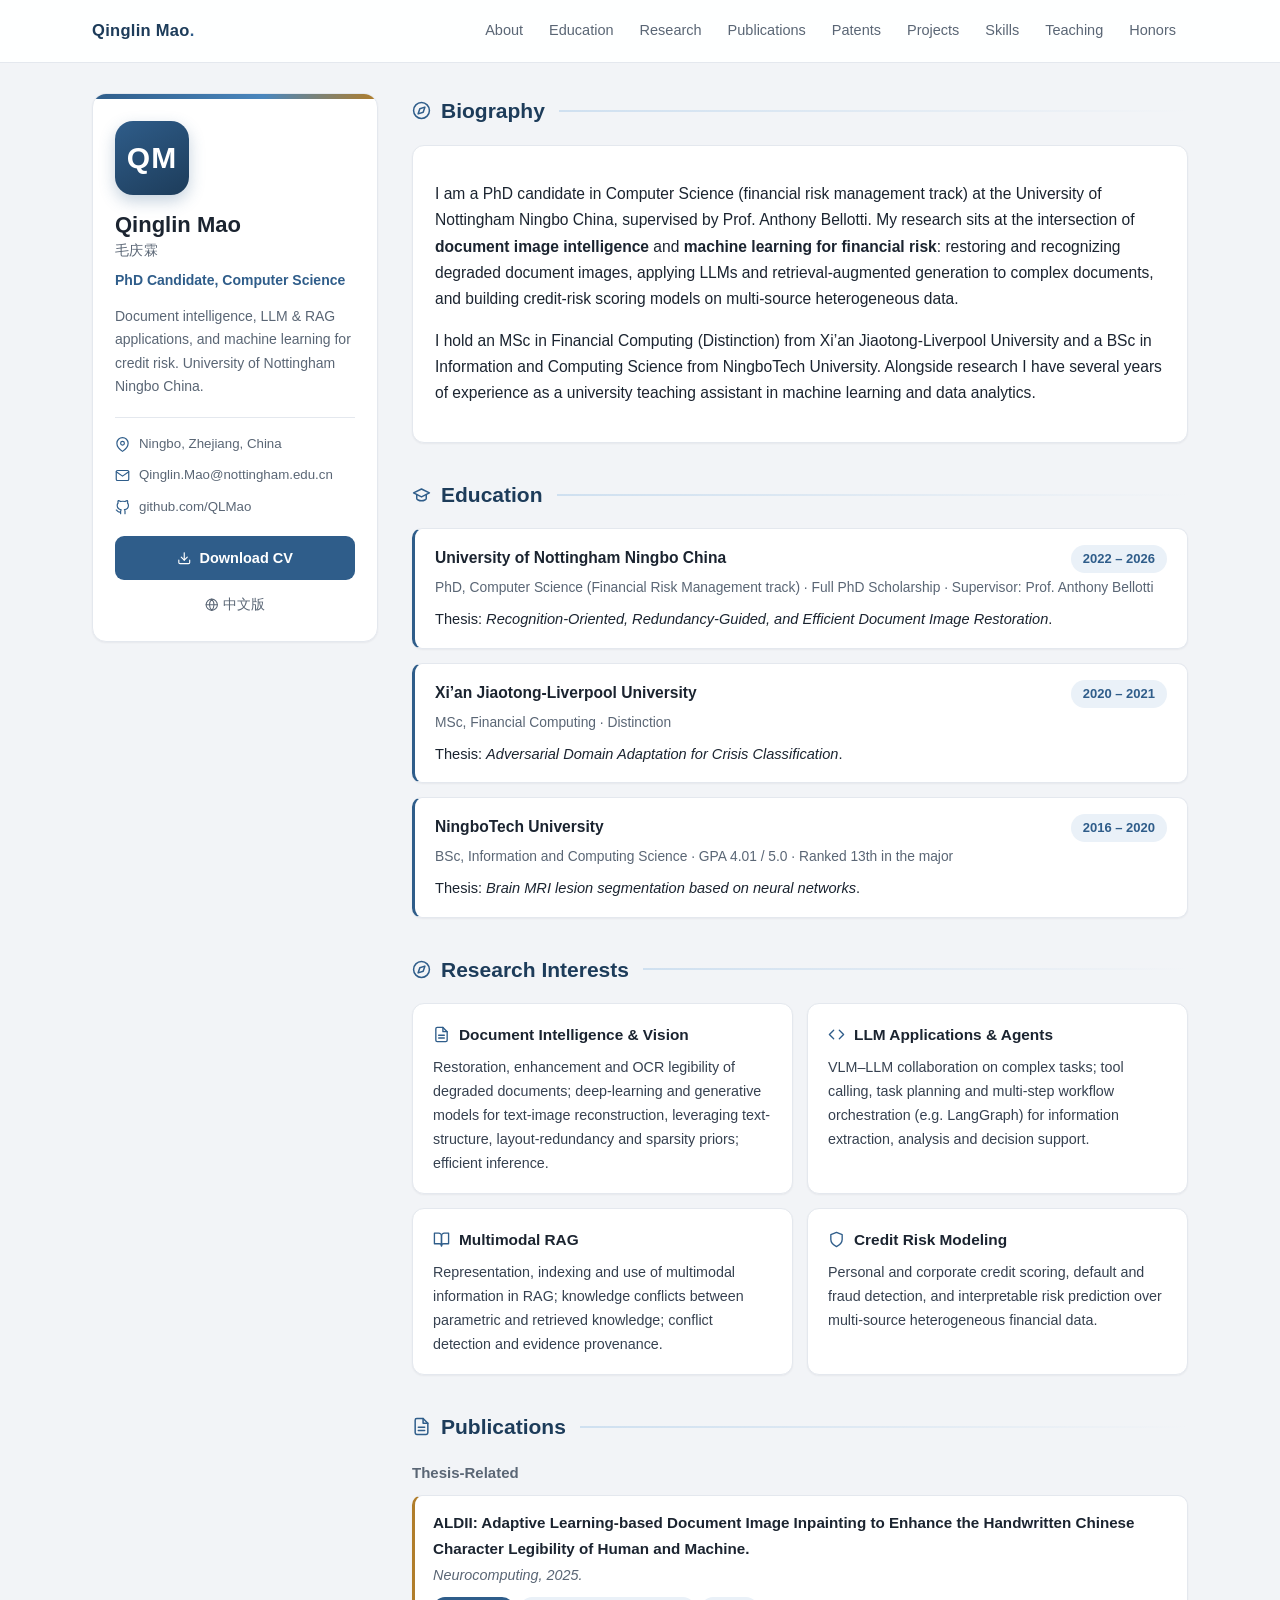
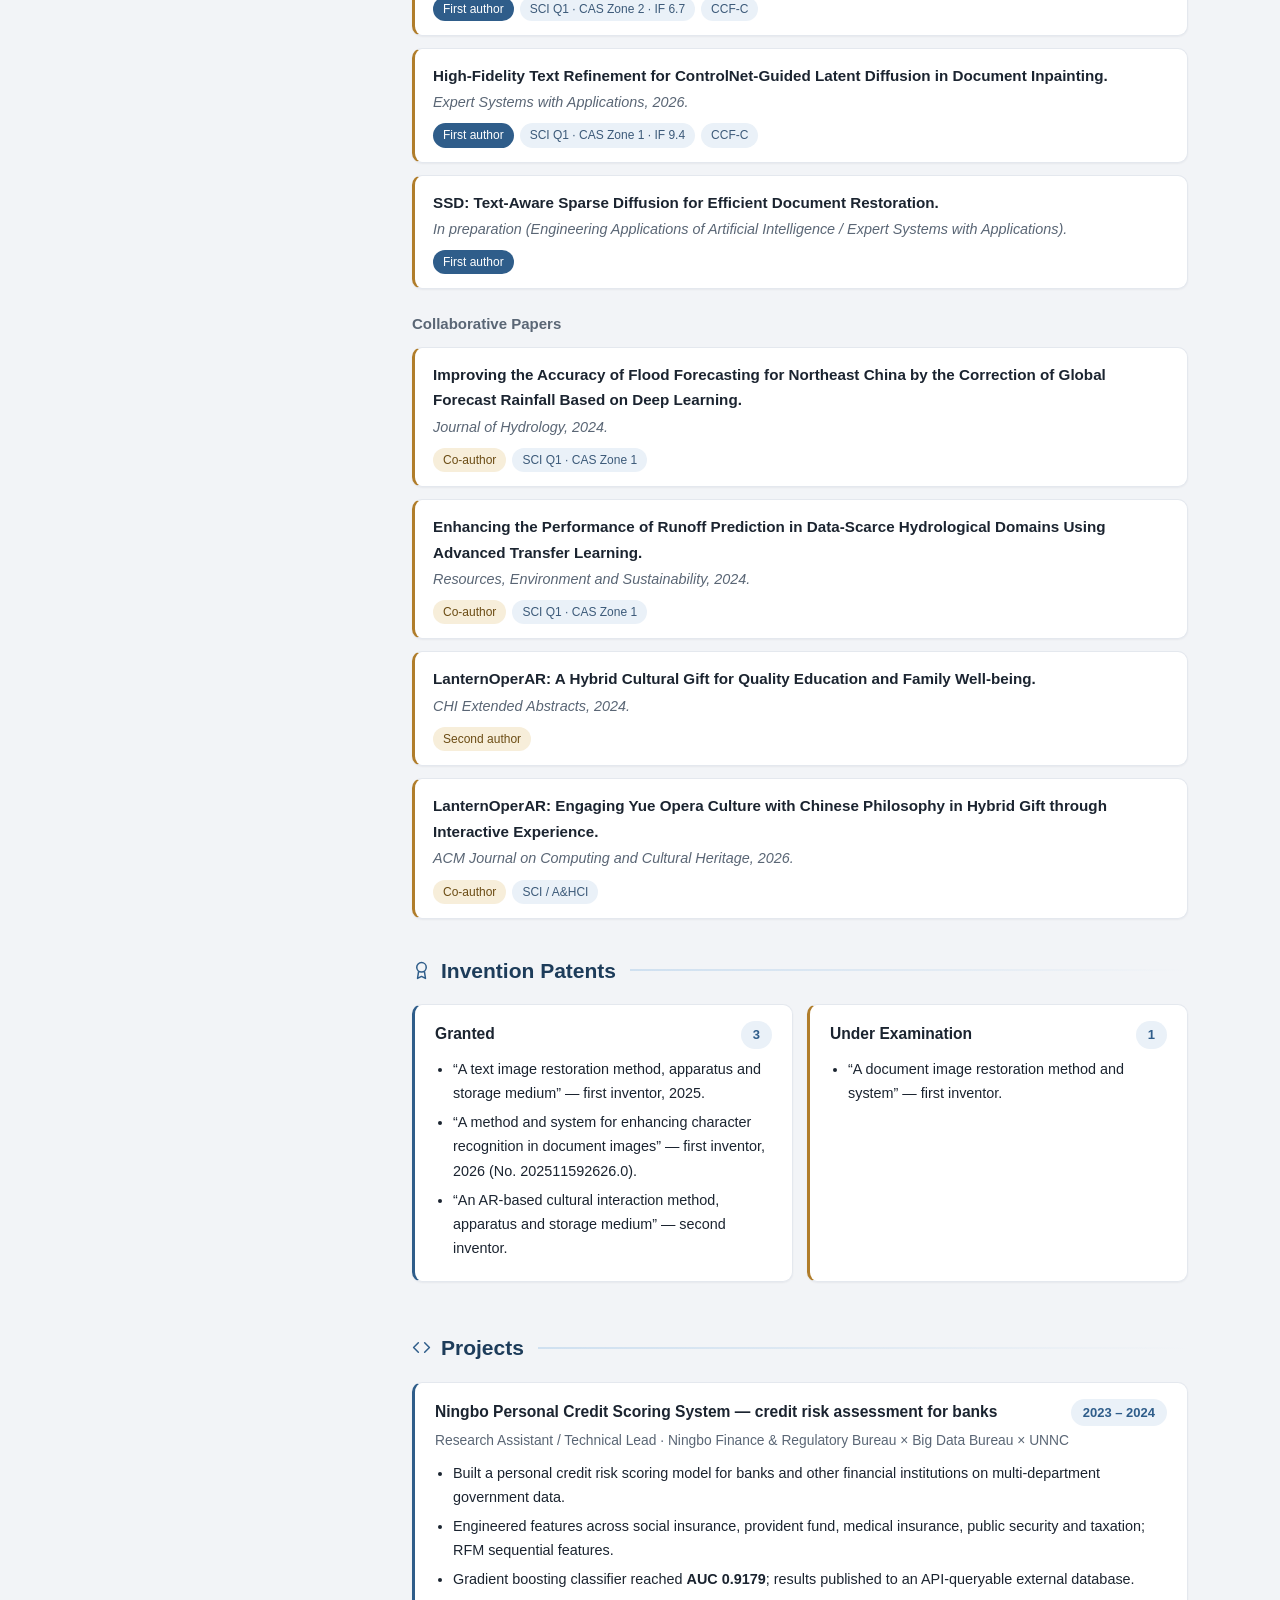
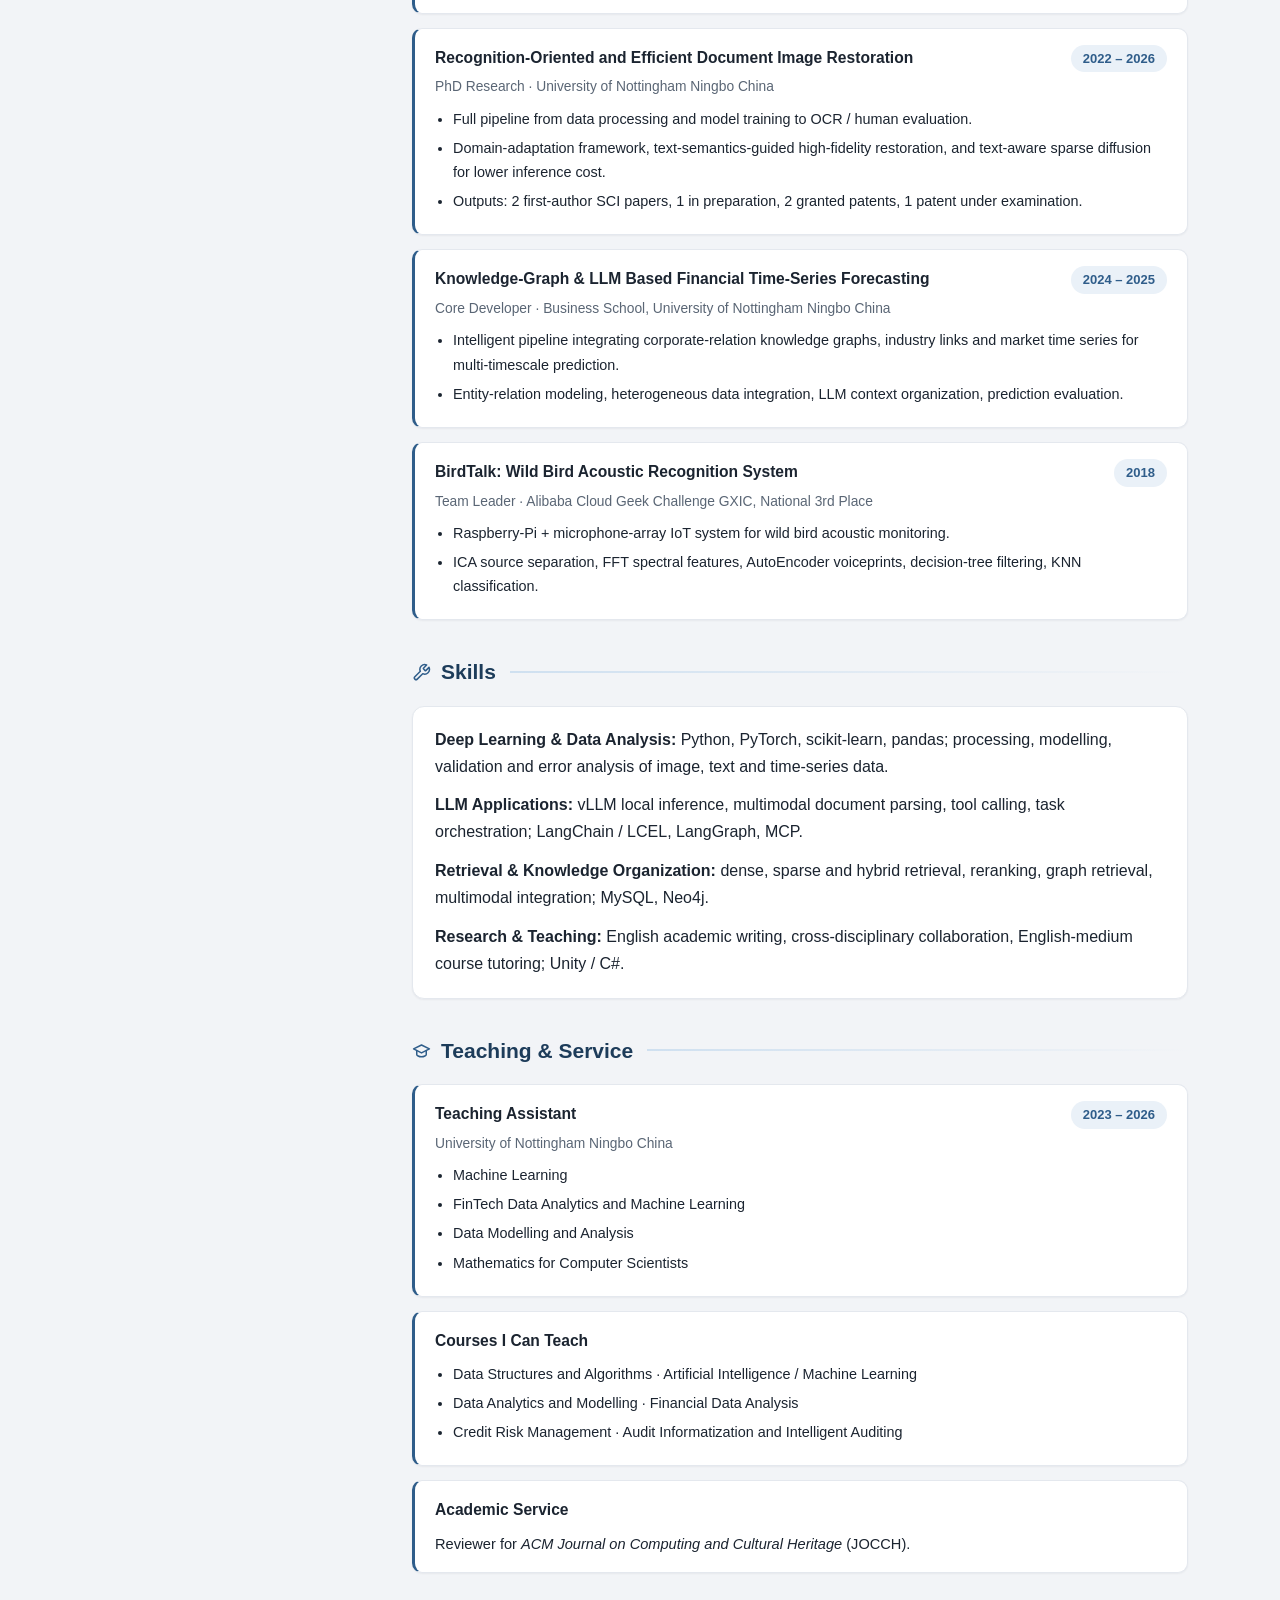
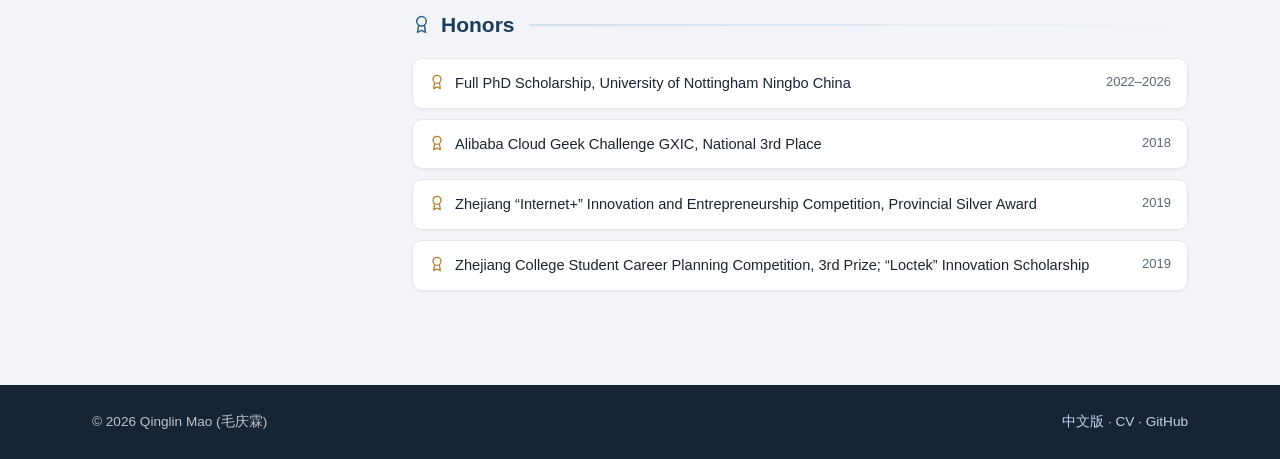
<file: index.html>
<!DOCTYPE html>
<html lang="en">
<head>
<meta charset="utf-8" />
<meta name="viewport" content="width=device-width, initial-scale=1" />
<title>Qinglin Mao — Personal Homepage</title>
<meta name="description" content="Qinglin Mao — PhD candidate in Computer Science. Document intelligence, LLM applications, and credit risk modeling." />
<link rel="stylesheet" href="assets/css/style.css" />
</head>
<body>

<!-- icon sprite -->
<svg width="0" height="0" style="position:absolute" aria-hidden="true">
  <symbol id="ic-mail" viewBox="0 0 24 24"><rect x="2" y="4" width="20" height="16" rx="2"/><path d="m22 6-10 7L2 6"/></symbol>
  <symbol id="ic-pin" viewBox="0 0 24 24"><path d="M21 10c0 7-9 13-9 13s-9-6-9-13a9 9 0 0 1 18 0z"/><circle cx="12" cy="10" r="3"/></symbol>
  <symbol id="ic-github" viewBox="0 0 24 24"><path d="M9 19c-5 1.5-5-2.5-7-3m14 6v-3.87a3.37 3.37 0 0 0-.94-2.61c3.14-.35 6.44-1.54 6.44-7A5.44 5.44 0 0 0 20 4.77 5.07 5.07 0 0 0 19.91 1S18.73.65 16 2.48a13.38 13.38 0 0 0-7 0C6.27.65 5.09 1 5.09 1A5.07 5.07 0 0 0 5 4.77a5.44 5.44 0 0 0-1.5 3.78c0 5.42 3.3 6.61 6.44 7A3.37 3.37 0 0 0 9 18.13V22"/></symbol>
  <symbol id="ic-download" viewBox="0 0 24 24"><path d="M21 15v4a2 2 0 0 1-2 2H5a2 2 0 0 1-2-2v-4"/><polyline points="7 10 12 15 17 10"/><line x1="12" y1="15" x2="12" y2="3"/></symbol>
  <symbol id="ic-globe" viewBox="0 0 24 24"><circle cx="12" cy="12" r="10"/><line x1="2" y1="12" x2="22" y2="12"/><path d="M12 2a15.3 15.3 0 0 1 4 10 15.3 15.3 0 0 1-4 10 15.3 15.3 0 0 1-4-10 15.3 15.3 0 0 1 4-10z"/></symbol>
  <symbol id="ic-compass" viewBox="0 0 24 24"><circle cx="12" cy="12" r="10"/><polygon points="16.24 7.76 14.12 14.12 7.76 16.24 9.88 9.88"/></symbol>
  <symbol id="ic-book" viewBox="0 0 24 24"><path d="M2 3h6a4 4 0 0 1 4 4v14a3 3 0 0 0-3-3H2z"/><path d="M22 3h-6a4 4 0 0 0-4 4v14a3 3 0 0 1 3-3h7z"/></symbol>
  <symbol id="ic-file" viewBox="0 0 24 24"><path d="M14 2H6a2 2 0 0 0-2 2v16a2 2 0 0 0 2 2h12a2 2 0 0 0 2-2V8z"/><polyline points="14 2 14 8 20 8"/><line x1="16" y1="13" x2="8" y2="13"/><line x1="16" y1="17" x2="8" y2="17"/></symbol>
  <symbol id="ic-award" viewBox="0 0 24 24"><circle cx="12" cy="8" r="6"/><polyline points="8.2 13.9 7 22 12 19.5 17 22 15.8 13.9"/></symbol>
  <symbol id="ic-code" viewBox="0 0 24 24"><polyline points="16 18 22 12 16 6"/><polyline points="8 6 2 12 8 18"/></symbol>
  <symbol id="ic-tool" viewBox="0 0 24 24"><path d="M14.7 6.3a1 1 0 0 0 0 1.4l1.6 1.6a1 1 0 0 0 1.4 0l3.77-3.77a6 6 0 0 1-7.94 7.94l-6.91 6.91a2.12 2.12 0 0 1-3-3l6.91-6.91a6 6 0 0 1 7.94-7.94l-3.76 3.76z"/></symbol>
  <symbol id="ic-cap" viewBox="0 0 24 24"><path d="M22 10 12 5 2 10l10 5 10-5z"/><path d="M6 12v5c0 1.2 2.7 3 6 3s6-1.8 6-3v-5"/></symbol>
  <symbol id="ic-shield" viewBox="0 0 24 24"><path d="M12 22s8-4 8-10V5l-8-3-8 3v7c0 6 8 10 8 10z"/></symbol>
</svg>

<header class="masthead">
  <div class="inner">
    <span class="site-title">Qinglin Mao<span class="dot">.</span></span>
    <nav>
      <ul>
        <li><a href="#about">About</a></li>
        <li><a href="#education">Education</a></li>
        <li><a href="#research">Research</a></li>
        <li><a href="#publications">Publications</a></li>
        <li><a href="#patents">Patents</a></li>
        <li><a href="#projects">Projects</a></li>
        <li><a href="#skills">Skills</a></li>
        <li><a href="#teaching">Teaching</a></li>
        <li><a href="#honors">Honors</a></li>
      </ul>
    </nav>
  </div>
</header>

<div class="layout">

  <aside class="sidebar">
    <div class="top-line"></div>
    <div class="pad">
      <div class="avatar">QM</div>
      <div class="name">Qinglin Mao<span class="alt">毛庆霖</span></div>
      <div class="role">PhD Candidate, Computer Science</div>
      <p class="bio">
        Document intelligence, LLM &amp; RAG applications, and machine learning for credit risk.
        University of Nottingham Ningbo China.
      </p>
      <ul class="contact-list">
        <li><svg class="icon"><use href="#ic-pin"/></svg> Ningbo, Zhejiang, China</li>
        <li><svg class="icon"><use href="#ic-mail"/></svg> <a href="mailto:Qinglin.Mao@nottingham.edu.cn">Qinglin.Mao@nottingham.edu.cn</a></li>
        <li><svg class="icon"><use href="#ic-github"/></svg> <a href="https://github.com/QLMao">github.com/QLMao</a></li>
      </ul>
      <a class="btn" href="https://github.com/QLMao/CV"><svg class="icon"><use href="#ic-download"/></svg> Download CV</a>
      <div class="lang-row"><a href="index-zh.html"><svg class="icon"><use href="#ic-globe"/></svg> 中文版</a></div>
    </div>
  </aside>

  <main class="content">

    <section id="about">
      <h2><svg class="icon"><use href="#ic-compass"/></svg> Biography</h2>
      <div class="card lede">
        <p>
          I am a PhD candidate in Computer Science (financial risk management track) at the University of
          Nottingham Ningbo China, supervised by Prof. Anthony Bellotti. My research sits at the intersection
          of <strong>document image intelligence</strong> and <strong>machine learning for financial risk</strong>:
          restoring and recognizing degraded document images, applying LLMs and retrieval-augmented generation
          to complex documents, and building credit-risk scoring models on multi-source heterogeneous data.
        </p>
        <p style="margin-top:12px">
          I hold an MSc in Financial Computing (Distinction) from Xi&rsquo;an Jiaotong-Liverpool University and a
          BSc in Information and Computing Science from NingboTech University. Alongside research I have several
          years of experience as a university teaching assistant in machine learning and data analytics.
        </p>
      </div>
    </section>

    <section id="education">
      <h2><svg class="icon"><use href="#ic-cap"/></svg> Education</h2>

      <div class="entry">
        <div class="head"><span class="title">University of Nottingham Ningbo China</span><span class="when">2022 – 2026</span></div>
        <div class="sub">PhD, Computer Science (Financial Risk Management track) · Full PhD Scholarship · Supervisor: Prof. Anthony Bellotti</div>
        <p>Thesis: <em>Recognition-Oriented, Redundancy-Guided, and Efficient Document Image Restoration</em>.</p>
      </div>

      <div class="entry">
        <div class="head"><span class="title">Xi&rsquo;an Jiaotong-Liverpool University</span><span class="when">2020 – 2021</span></div>
        <div class="sub">MSc, Financial Computing · Distinction</div>
        <p>Thesis: <em>Adversarial Domain Adaptation for Crisis Classification</em>.</p>
      </div>

      <div class="entry">
        <div class="head"><span class="title">NingboTech University</span><span class="when">2016 – 2020</span></div>
        <div class="sub">BSc, Information and Computing Science · GPA 4.01 / 5.0 · Ranked 13th in the major</div>
        <p>Thesis: <em>Brain MRI lesion segmentation based on neural networks</em>.</p>
      </div>
    </section>

    <section id="research">
      <h2><svg class="icon"><use href="#ic-compass"/></svg> Research Interests</h2>
      <div class="grid-2">
        <div class="ri">
          <h3><svg class="icon"><use href="#ic-file"/></svg> Document Intelligence &amp; Vision</h3>
          <p>Restoration, enhancement and OCR legibility of degraded documents; deep-learning and generative models for text-image reconstruction, leveraging text-structure, layout-redundancy and sparsity priors; efficient inference.</p>
        </div>
        <div class="ri">
          <h3><svg class="icon"><use href="#ic-code"/></svg> LLM Applications &amp; Agents</h3>
          <p>VLM–LLM collaboration on complex tasks; tool calling, task planning and multi-step workflow orchestration (e.g. LangGraph) for information extraction, analysis and decision support.</p>
        </div>
        <div class="ri">
          <h3><svg class="icon"><use href="#ic-book"/></svg> Multimodal RAG</h3>
          <p>Representation, indexing and use of multimodal information in RAG; knowledge conflicts between parametric and retrieved knowledge; conflict detection and evidence provenance.</p>
        </div>
        <div class="ri">
          <h3><svg class="icon"><use href="#ic-shield"/></svg> Credit Risk Modeling</h3>
          <p>Personal and corporate credit scoring, default and fraud detection, and interpretable risk prediction over multi-source heterogeneous financial data.</p>
        </div>
      </div>
    </section>

    <section id="publications">
      <h2><svg class="icon"><use href="#ic-file"/></svg> Publications</h2>

      <h3 style="margin:0 0 10px;font-size:15px;color:var(--muted)">Thesis-Related</h3>
      <div class="pub">
        <div class="t">ALDII: Adaptive Learning-based Document Image Inpainting to Enhance the Handwritten Chinese Character Legibility of Human and Machine.</div>
        <div class="v">Neurocomputing, 2025.</div>
        <div class="tags"><span class="tag solid">First author</span><span class="tag">SCI Q1 · CAS Zone 2 · IF 6.7</span><span class="tag">CCF-C</span></div>
      </div>
      <div class="pub">
        <div class="t">High-Fidelity Text Refinement for ControlNet-Guided Latent Diffusion in Document Inpainting.</div>
        <div class="v">Expert Systems with Applications, 2026.</div>
        <div class="tags"><span class="tag solid">First author</span><span class="tag">SCI Q1 · CAS Zone 1 · IF 9.4</span><span class="tag">CCF-C</span></div>
      </div>
      <div class="pub">
        <div class="t">SSD: Text-Aware Sparse Diffusion for Efficient Document Restoration.</div>
        <div class="v">In preparation (Engineering Applications of Artificial Intelligence / Expert Systems with Applications).</div>
        <div class="tags"><span class="tag solid">First author</span></div>
      </div>

      <h3 style="margin:22px 0 10px;font-size:15px;color:var(--muted)">Collaborative Papers</h3>
      <div class="pub">
        <div class="t">Improving the Accuracy of Flood Forecasting for Northeast China by the Correction of Global Forecast Rainfall Based on Deep Learning.</div>
        <div class="v">Journal of Hydrology, 2024.</div>
        <div class="tags"><span class="tag gold">Co-author</span><span class="tag">SCI Q1 · CAS Zone 1</span></div>
      </div>
      <div class="pub">
        <div class="t">Enhancing the Performance of Runoff Prediction in Data-Scarce Hydrological Domains Using Advanced Transfer Learning.</div>
        <div class="v">Resources, Environment and Sustainability, 2024.</div>
        <div class="tags"><span class="tag gold">Co-author</span><span class="tag">SCI Q1 · CAS Zone 1</span></div>
      </div>
      <div class="pub">
        <div class="t">LanternOperAR: A Hybrid Cultural Gift for Quality Education and Family Well-being.</div>
        <div class="v">CHI Extended Abstracts, 2024.</div>
        <div class="tags"><span class="tag gold">Second author</span></div>
      </div>
      <div class="pub">
        <div class="t">LanternOperAR: Engaging Yue Opera Culture with Chinese Philosophy in Hybrid Gift through Interactive Experience.</div>
        <div class="v">ACM Journal on Computing and Cultural Heritage, 2026.</div>
        <div class="tags"><span class="tag gold">Co-author</span><span class="tag">SCI / A&amp;HCI</span></div>
      </div>
    </section>

    <section id="patents">
      <h2><svg class="icon"><use href="#ic-award"/></svg> Invention Patents</h2>
      <div class="block2">
        <div class="entry" style="border-left-color:var(--accent)">
          <div class="head"><span class="title">Granted</span><span class="when">3</span></div>
          <ul>
            <li>“A text image restoration method, apparatus and storage medium” — first inventor, 2025.</li>
            <li>“A method and system for enhancing character recognition in document images” — first inventor, 2026 (No.&nbsp;202511592626.0).</li>
            <li>“An AR-based cultural interaction method, apparatus and storage medium” — second inventor.</li>
          </ul>
        </div>
        <div class="entry" style="border-left-color:var(--gold)">
          <div class="head"><span class="title">Under Examination</span><span class="when">1</span></div>
          <ul>
            <li>“A document image restoration method and system” — first inventor.</li>
          </ul>
        </div>
      </div>
    </section>

    <section id="projects">
      <h2><svg class="icon"><use href="#ic-code"/></svg> Projects</h2>

      <div class="entry">
        <div class="head"><span class="title">Ningbo Personal Credit Scoring System — credit risk assessment for banks</span><span class="when">2023 – 2024</span></div>
        <div class="sub">Research Assistant / Technical Lead · Ningbo Finance &amp; Regulatory Bureau × Big Data Bureau × UNNC</div>
        <ul>
          <li>Built a personal credit risk scoring model for banks and other financial institutions on multi-department government data.</li>
          <li>Engineered features across social insurance, provident fund, medical insurance, public security and taxation; RFM sequential features.</li>
          <li>Gradient boosting classifier reached <strong>AUC 0.9179</strong>; results published to an API-queryable external database.</li>
        </ul>
      </div>

      <div class="entry">
        <div class="head"><span class="title">Recognition-Oriented and Efficient Document Image Restoration</span><span class="when">2022 – 2026</span></div>
        <div class="sub">PhD Research · University of Nottingham Ningbo China</div>
        <ul>
          <li>Full pipeline from data processing and model training to OCR / human evaluation.</li>
          <li>Domain-adaptation framework, text-semantics-guided high-fidelity restoration, and text-aware sparse diffusion for lower inference cost.</li>
          <li>Outputs: 2 first-author SCI papers, 1 in preparation, 2 granted patents, 1 patent under examination.</li>
        </ul>
      </div>

      <div class="entry">
        <div class="head"><span class="title">Knowledge-Graph &amp; LLM Based Financial Time-Series Forecasting</span><span class="when">2024 – 2025</span></div>
        <div class="sub">Core Developer · Business School, University of Nottingham Ningbo China</div>
        <ul>
          <li>Intelligent pipeline integrating corporate-relation knowledge graphs, industry links and market time series for multi-timescale prediction.</li>
          <li>Entity-relation modeling, heterogeneous data integration, LLM context organization, prediction evaluation.</li>
        </ul>
      </div>

      <div class="entry">
        <div class="head"><span class="title">BirdTalk: Wild Bird Acoustic Recognition System</span><span class="when">2018</span></div>
        <div class="sub">Team Leader · Alibaba Cloud Geek Challenge GXIC, National 3rd Place</div>
        <ul>
          <li>Raspberry-Pi + microphone-array IoT system for wild bird acoustic monitoring.</li>
          <li>ICA source separation, FFT spectral features, AutoEncoder voiceprints, decision-tree filtering, KNN classification.</li>
        </ul>
      </div>
    </section>

    <section id="skills">
      <h2><svg class="icon"><use href="#ic-tool"/></svg> Skills</h2>
      <div class="card">
        <div class="skill"><span class="k">Deep Learning &amp; Data Analysis:</span> Python, PyTorch, scikit-learn, pandas; processing, modelling, validation and error analysis of image, text and time-series data.</div>
        <div class="skill"><span class="k">LLM Applications:</span> vLLM local inference, multimodal document parsing, tool calling, task orchestration; LangChain / LCEL, LangGraph, MCP.</div>
        <div class="skill"><span class="k">Retrieval &amp; Knowledge Organization:</span> dense, sparse and hybrid retrieval, reranking, graph retrieval, multimodal integration; MySQL, Neo4j.</div>
        <div class="skill" style="margin-bottom:0"><span class="k">Research &amp; Teaching:</span> English academic writing, cross-disciplinary collaboration, English-medium course tutoring; Unity / C#.</div>
      </div>
    </section>

    <section id="teaching">
      <h2><svg class="icon"><use href="#ic-cap"/></svg> Teaching &amp; Service</h2>
      <div class="entry">
        <div class="head"><span class="title">Teaching Assistant</span><span class="when">2023 – 2026</span></div>
        <div class="sub">University of Nottingham Ningbo China</div>
        <ul>
          <li>Machine Learning</li>
          <li>FinTech Data Analytics and Machine Learning</li>
          <li>Data Modelling and Analysis</li>
          <li>Mathematics for Computer Scientists</li>
        </ul>
      </div>
      <div class="entry">
        <div class="head"><span class="title">Courses I Can Teach</span></div>
        <ul>
          <li>Data Structures and Algorithms · Artificial Intelligence / Machine Learning</li>
          <li>Data Analytics and Modelling · Financial Data Analysis</li>
          <li>Credit Risk Management · Audit Informatization and Intelligent Auditing</li>
        </ul>
      </div>
      <div class="entry">
        <div class="head"><span class="title">Academic Service</span></div>
        <p>Reviewer for <em>ACM Journal on Computing and Cultural Heritage</em> (JOCCH).</p>
      </div>
    </section>

    <section id="honors">
      <h2><svg class="icon"><use href="#ic-award"/></svg> Honors</h2>
      <ul class="honors">
        <li><svg class="icon"><use href="#ic-award"/></svg> Full PhD Scholarship, University of Nottingham Ningbo China <span class="yr">2022–2026</span></li>
        <li><svg class="icon"><use href="#ic-award"/></svg> Alibaba Cloud Geek Challenge GXIC, National 3rd Place <span class="yr">2018</span></li>
        <li><svg class="icon"><use href="#ic-award"/></svg> Zhejiang “Internet+” Innovation and Entrepreneurship Competition, Provincial Silver Award <span class="yr">2019</span></li>
        <li><svg class="icon"><use href="#ic-award"/></svg> Zhejiang College Student Career Planning Competition, 3rd Prize; “Loctek” Innovation Scholarship <span class="yr">2019</span></li>
      </ul>
    </section>

  </main>
</div>

<footer class="site">
  <div class="inner">
    <span>© 2026 Qinglin Mao (毛庆霖)</span>
    <span><a href="index-zh.html">中文版</a> · <a href="https://github.com/QLMao/CV">CV</a> · <a href="https://github.com/QLMao">GitHub</a></span>
  </div>
</footer>

</body>
</html>
</file>
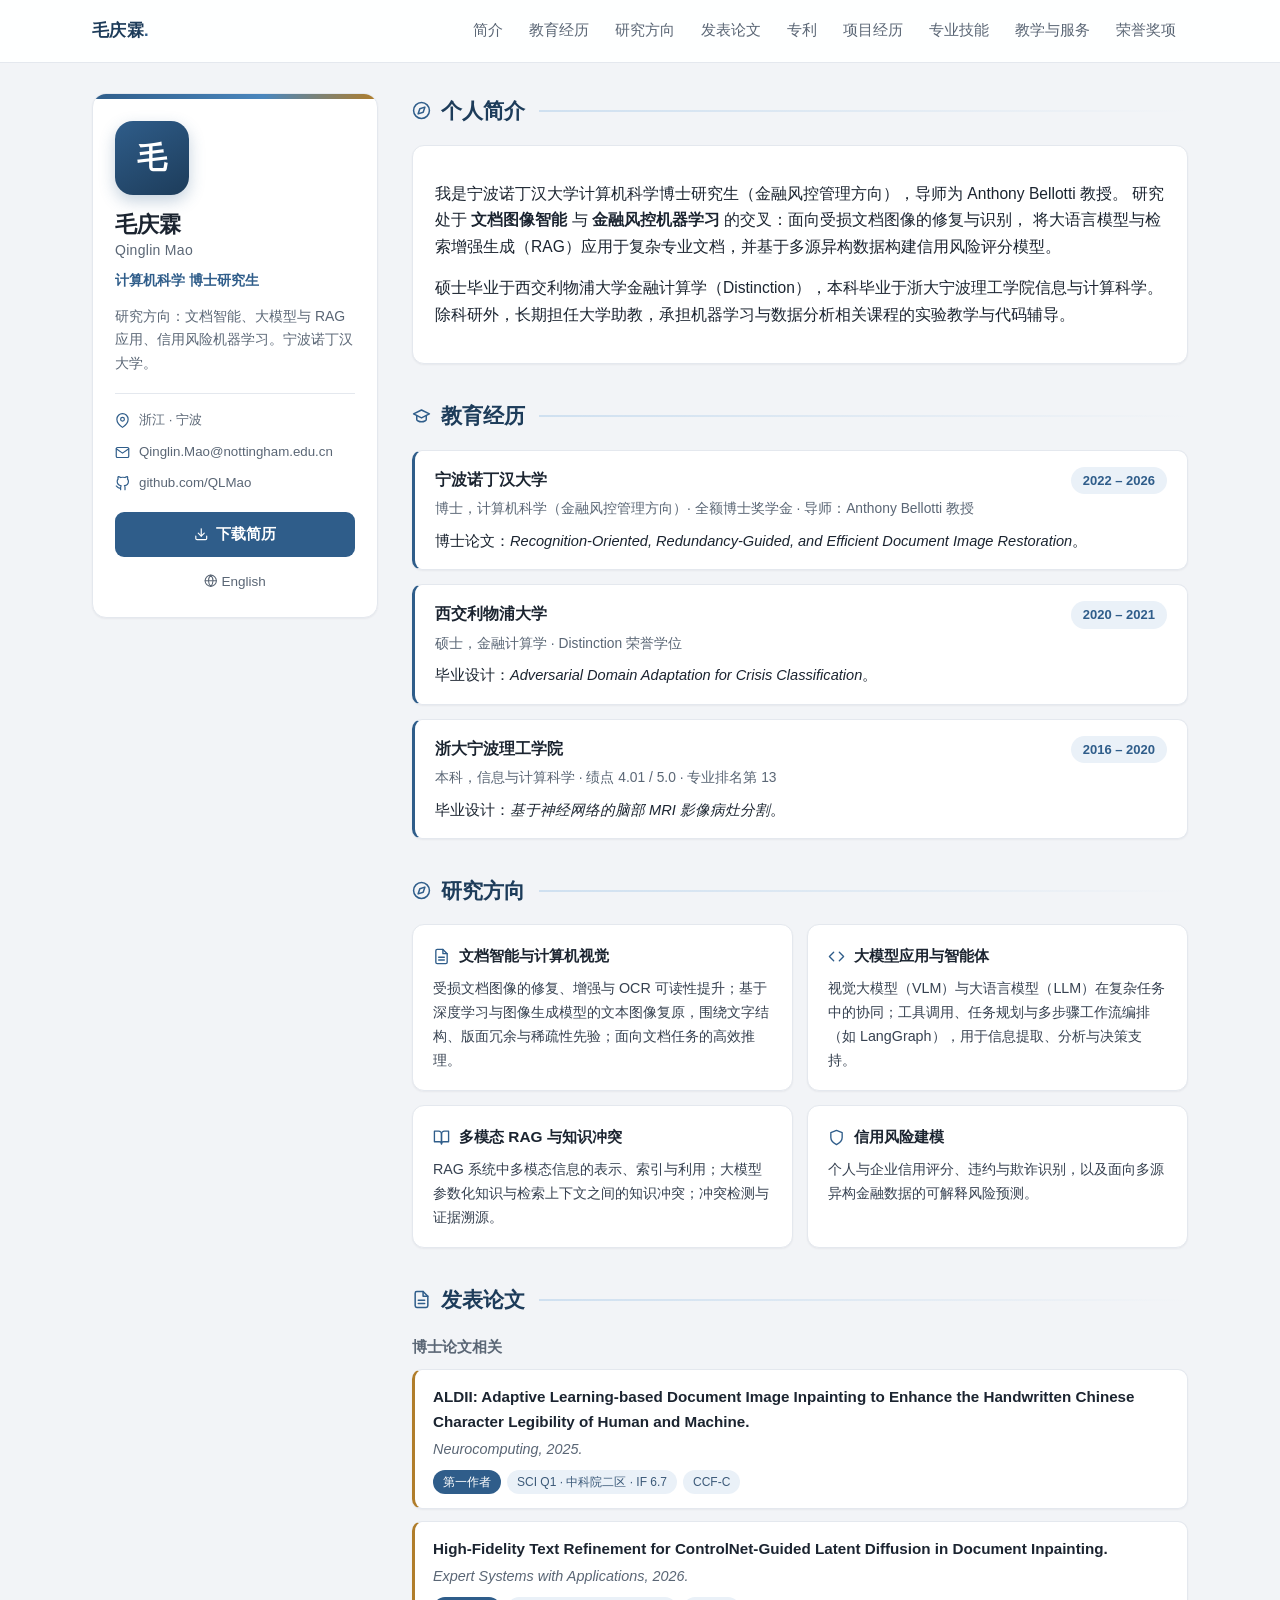
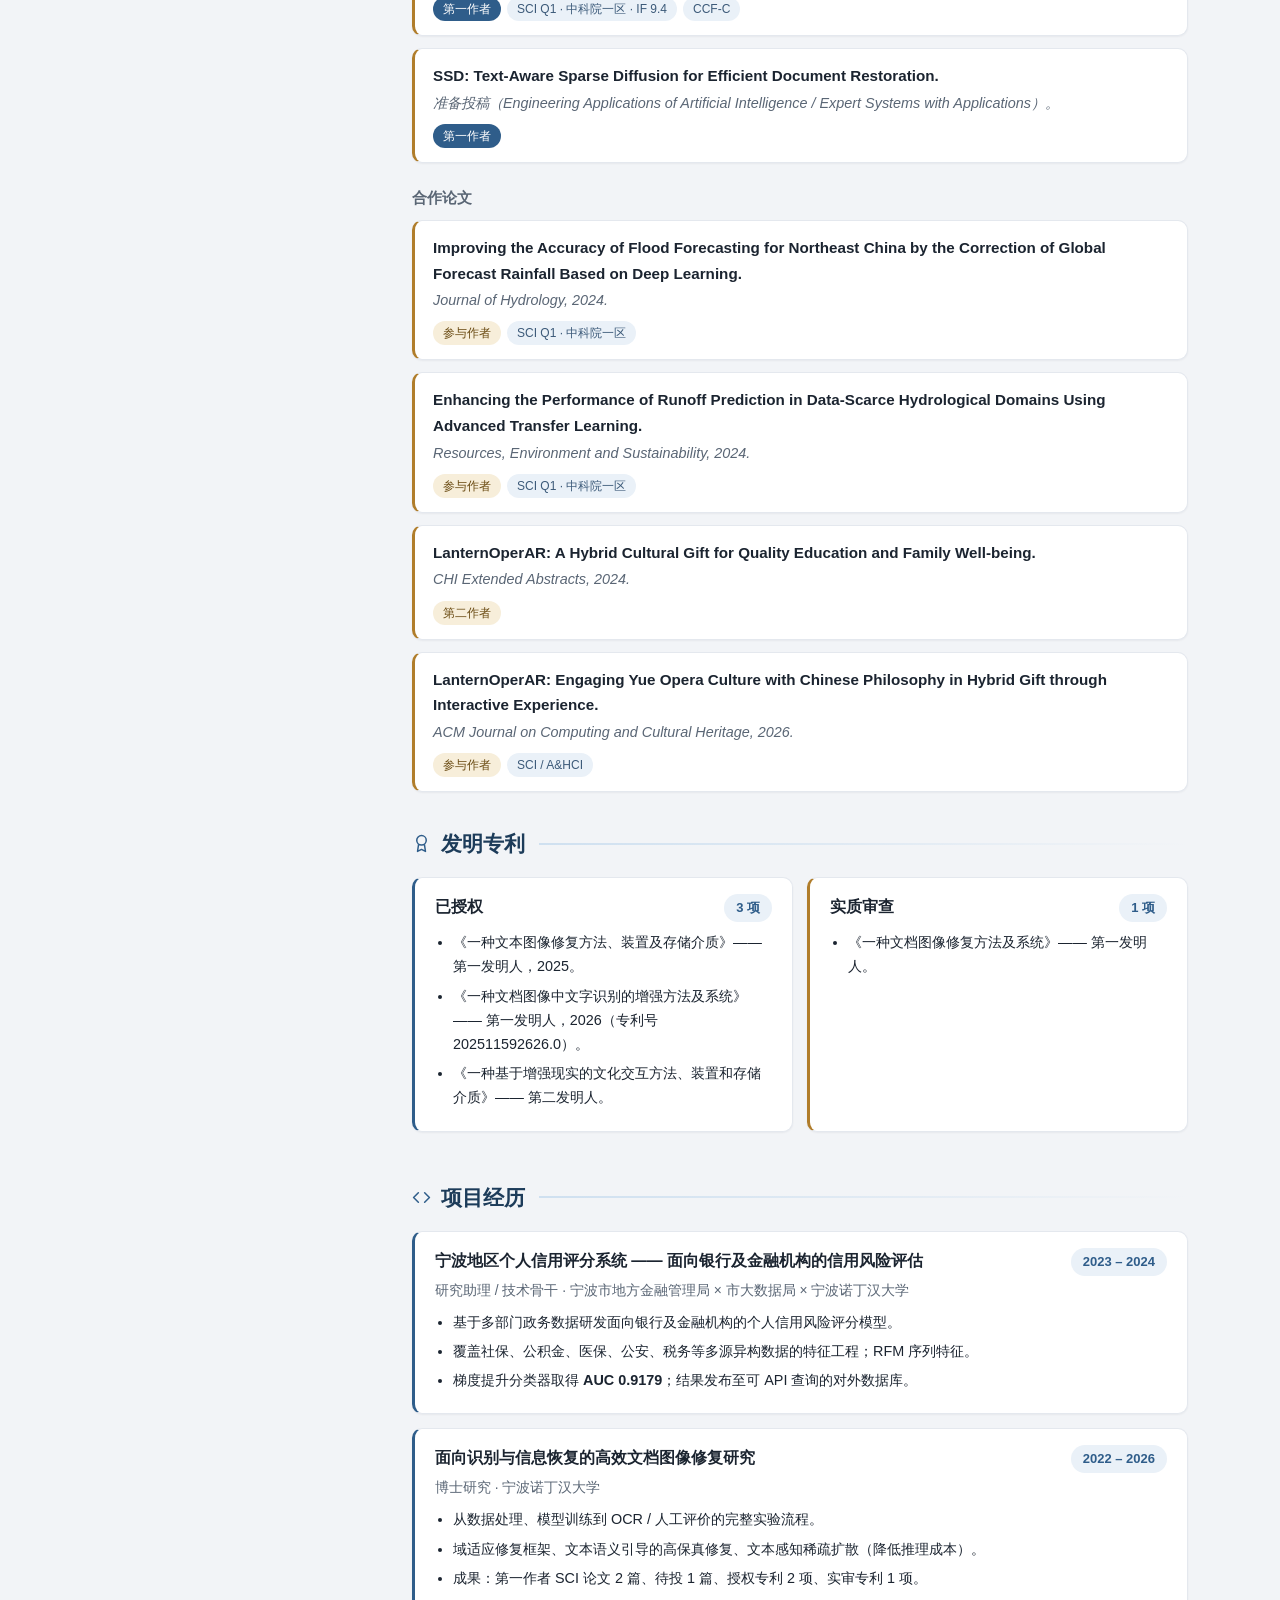
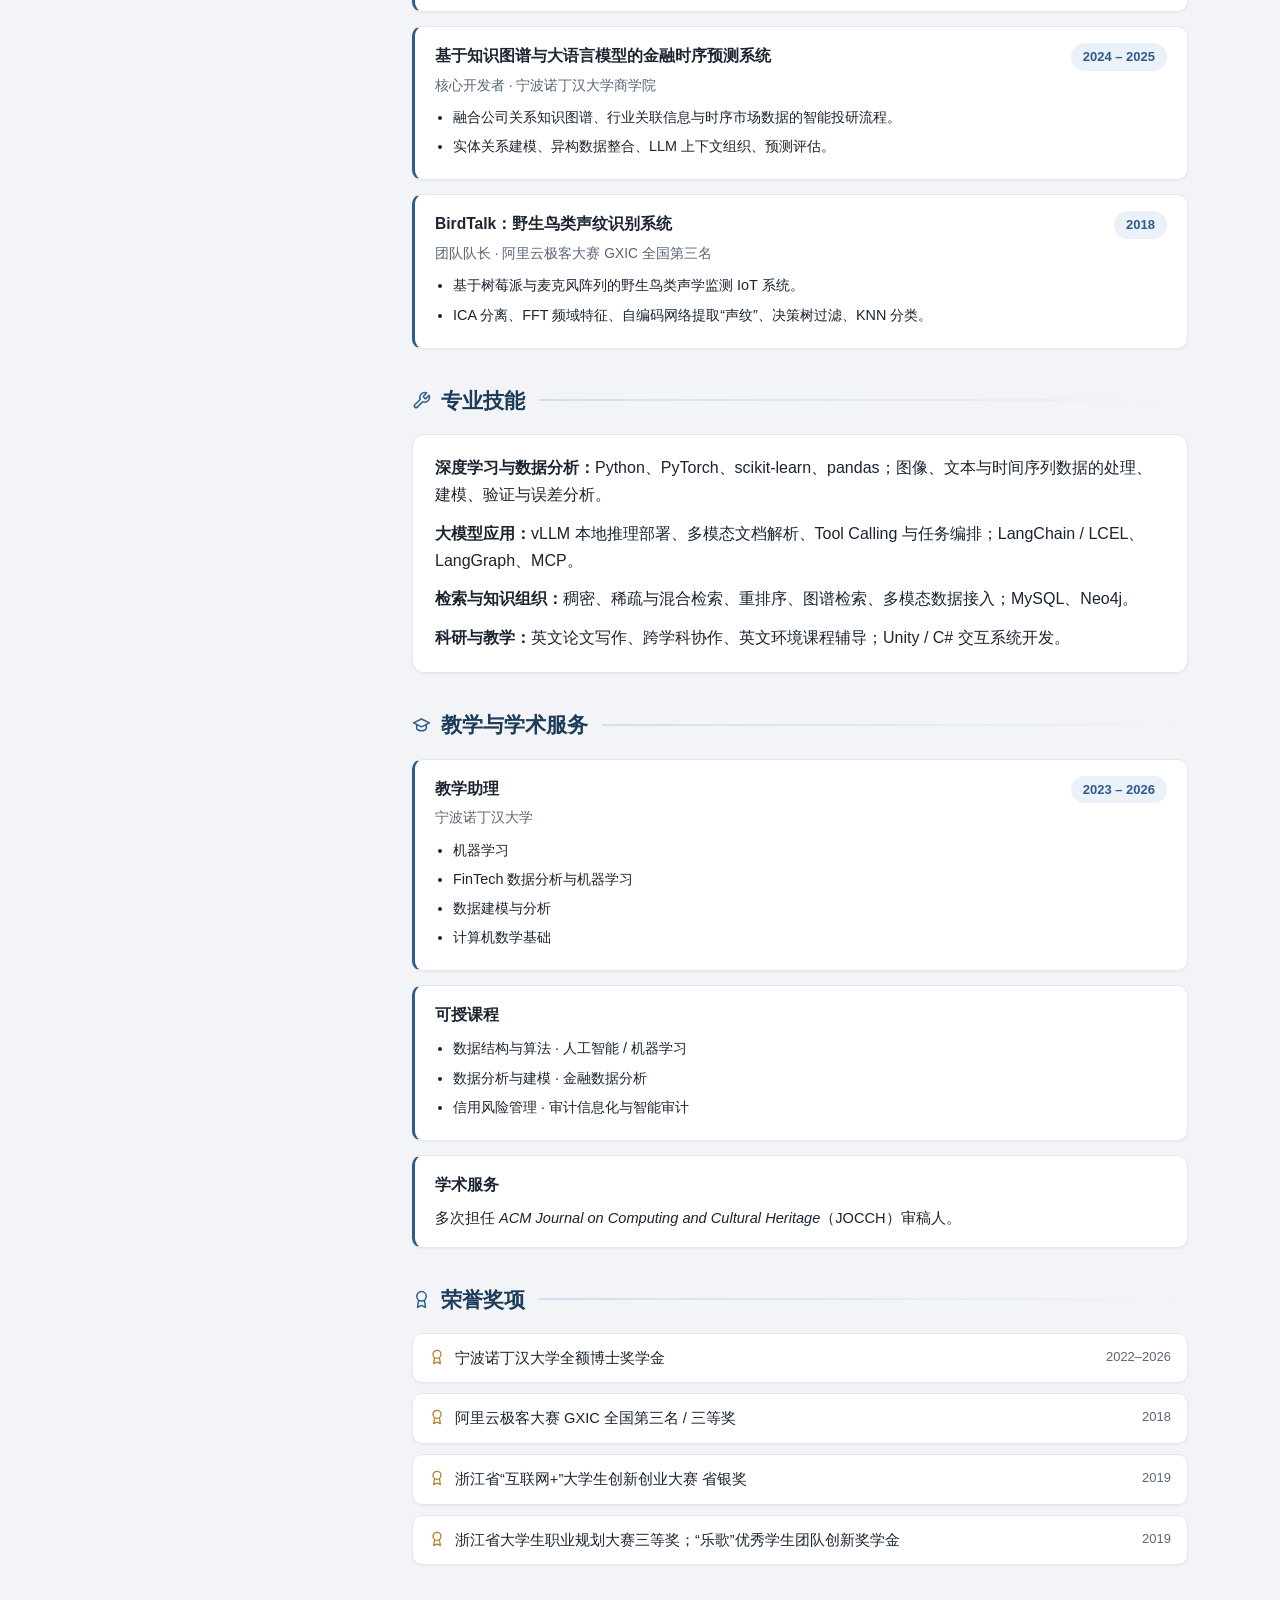
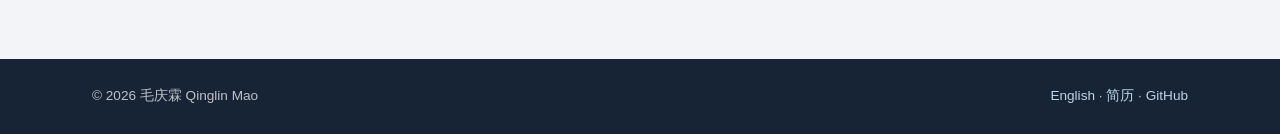
<file: index-zh.html>
<!DOCTYPE html>
<html lang="zh-CN">
<head>
<meta charset="utf-8" />
<meta name="viewport" content="width=device-width, initial-scale=1" />
<title>毛庆霖 — 个人主页</title>
<meta name="description" content="毛庆霖 —— 计算机科学博士研究生。研究方向：文档智能、大模型应用、信用风险建模。" />
<link rel="stylesheet" href="assets/css/style.css" />
</head>
<body>

<!-- icon sprite -->
<svg width="0" height="0" style="position:absolute" aria-hidden="true">
  <symbol id="ic-mail" viewBox="0 0 24 24"><rect x="2" y="4" width="20" height="16" rx="2"/><path d="m22 6-10 7L2 6"/></symbol>
  <symbol id="ic-pin" viewBox="0 0 24 24"><path d="M21 10c0 7-9 13-9 13s-9-6-9-13a9 9 0 0 1 18 0z"/><circle cx="12" cy="10" r="3"/></symbol>
  <symbol id="ic-github" viewBox="0 0 24 24"><path d="M9 19c-5 1.5-5-2.5-7-3m14 6v-3.87a3.37 3.37 0 0 0-.94-2.61c3.14-.35 6.44-1.54 6.44-7A5.44 5.44 0 0 0 20 4.77 5.07 5.07 0 0 0 19.91 1S18.73.65 16 2.48a13.38 13.38 0 0 0-7 0C6.27.65 5.09 1 5.09 1A5.07 5.07 0 0 0 5 4.77a5.44 5.44 0 0 0-1.5 3.78c0 5.42 3.3 6.61 6.44 7A3.37 3.37 0 0 0 9 18.13V22"/></symbol>
  <symbol id="ic-download" viewBox="0 0 24 24"><path d="M21 15v4a2 2 0 0 1-2 2H5a2 2 0 0 1-2-2v-4"/><polyline points="7 10 12 15 17 10"/><line x1="12" y1="15" x2="12" y2="3"/></symbol>
  <symbol id="ic-globe" viewBox="0 0 24 24"><circle cx="12" cy="12" r="10"/><line x1="2" y1="12" x2="22" y2="12"/><path d="M12 2a15.3 15.3 0 0 1 4 10 15.3 15.3 0 0 1-4 10 15.3 15.3 0 0 1-4-10 15.3 15.3 0 0 1 4-10z"/></symbol>
  <symbol id="ic-compass" viewBox="0 0 24 24"><circle cx="12" cy="12" r="10"/><polygon points="16.24 7.76 14.12 14.12 7.76 16.24 9.88 9.88"/></symbol>
  <symbol id="ic-book" viewBox="0 0 24 24"><path d="M2 3h6a4 4 0 0 1 4 4v14a3 3 0 0 0-3-3H2z"/><path d="M22 3h-6a4 4 0 0 0-4 4v14a3 3 0 0 1 3-3h7z"/></symbol>
  <symbol id="ic-file" viewBox="0 0 24 24"><path d="M14 2H6a2 2 0 0 0-2 2v16a2 2 0 0 0 2 2h12a2 2 0 0 0 2-2V8z"/><polyline points="14 2 14 8 20 8"/><line x1="16" y1="13" x2="8" y2="13"/><line x1="16" y1="17" x2="8" y2="17"/></symbol>
  <symbol id="ic-award" viewBox="0 0 24 24"><circle cx="12" cy="8" r="6"/><polyline points="8.2 13.9 7 22 12 19.5 17 22 15.8 13.9"/></symbol>
  <symbol id="ic-code" viewBox="0 0 24 24"><polyline points="16 18 22 12 16 6"/><polyline points="8 6 2 12 8 18"/></symbol>
  <symbol id="ic-tool" viewBox="0 0 24 24"><path d="M14.7 6.3a1 1 0 0 0 0 1.4l1.6 1.6a1 1 0 0 0 1.4 0l3.77-3.77a6 6 0 0 1-7.94 7.94l-6.91 6.91a2.12 2.12 0 0 1-3-3l6.91-6.91a6 6 0 0 1 7.94-7.94l-3.76 3.76z"/></symbol>
  <symbol id="ic-cap" viewBox="0 0 24 24"><path d="M22 10 12 5 2 10l10 5 10-5z"/><path d="M6 12v5c0 1.2 2.7 3 6 3s6-1.8 6-3v-5"/></symbol>
  <symbol id="ic-shield" viewBox="0 0 24 24"><path d="M12 22s8-4 8-10V5l-8-3-8 3v7c0 6 8 10 8 10z"/></symbol>
</svg>

<header class="masthead">
  <div class="inner">
    <span class="site-title">毛庆霖<span class="dot">.</span></span>
    <nav>
      <ul>
        <li><a href="#about">简介</a></li>
        <li><a href="#education">教育经历</a></li>
        <li><a href="#research">研究方向</a></li>
        <li><a href="#publications">发表论文</a></li>
        <li><a href="#patents">专利</a></li>
        <li><a href="#projects">项目经历</a></li>
        <li><a href="#skills">专业技能</a></li>
        <li><a href="#teaching">教学与服务</a></li>
        <li><a href="#honors">荣誉奖项</a></li>
      </ul>
    </nav>
  </div>
</header>

<div class="layout">

  <aside class="sidebar">
    <div class="top-line"></div>
    <div class="pad">
      <div class="avatar">毛</div>
      <div class="name">毛庆霖<span class="alt">Qinglin Mao</span></div>
      <div class="role">计算机科学 博士研究生</div>
      <p class="bio">
        研究方向：文档智能、大模型与 RAG 应用、信用风险机器学习。宁波诺丁汉大学。
      </p>
      <ul class="contact-list">
        <li><svg class="icon"><use href="#ic-pin"/></svg> 浙江 · 宁波</li>
        <li><svg class="icon"><use href="#ic-mail"/></svg> <a href="mailto:Qinglin.Mao@nottingham.edu.cn">Qinglin.Mao@nottingham.edu.cn</a></li>
        <li><svg class="icon"><use href="#ic-github"/></svg> <a href="https://github.com/QLMao">github.com/QLMao</a></li>
      </ul>
      <a class="btn" href="https://github.com/QLMao/CV"><svg class="icon"><use href="#ic-download"/></svg> 下载简历</a>
      <div class="lang-row"><a href="index.html"><svg class="icon"><use href="#ic-globe"/></svg> English</a></div>
    </div>
  </aside>

  <main class="content">

    <section id="about">
      <h2><svg class="icon"><use href="#ic-compass"/></svg> 个人简介</h2>
      <div class="card lede">
        <p>
          我是宁波诺丁汉大学计算机科学博士研究生（金融风控管理方向），导师为 Anthony Bellotti 教授。
          研究处于 <strong>文档图像智能</strong> 与 <strong>金融风控机器学习</strong> 的交叉：面向受损文档图像的修复与识别，
          将大语言模型与检索增强生成（RAG）应用于复杂专业文档，并基于多源异构数据构建信用风险评分模型。
        </p>
        <p style="margin-top:12px">
          硕士毕业于西交利物浦大学金融计算学（Distinction），本科毕业于浙大宁波理工学院信息与计算科学。
          除科研外，长期担任大学助教，承担机器学习与数据分析相关课程的实验教学与代码辅导。
        </p>
      </div>
    </section>

    <section id="education">
      <h2><svg class="icon"><use href="#ic-cap"/></svg> 教育经历</h2>

      <div class="entry">
        <div class="head"><span class="title">宁波诺丁汉大学</span><span class="when">2022 – 2026</span></div>
        <div class="sub">博士，计算机科学（金融风控管理方向）· 全额博士奖学金 · 导师：Anthony Bellotti 教授</div>
        <p>博士论文：<em>Recognition-Oriented, Redundancy-Guided, and Efficient Document Image Restoration</em>。</p>
      </div>

      <div class="entry">
        <div class="head"><span class="title">西交利物浦大学</span><span class="when">2020 – 2021</span></div>
        <div class="sub">硕士，金融计算学 · Distinction 荣誉学位</div>
        <p>毕业设计：<em>Adversarial Domain Adaptation for Crisis Classification</em>。</p>
      </div>

      <div class="entry">
        <div class="head"><span class="title">浙大宁波理工学院</span><span class="when">2016 – 2020</span></div>
        <div class="sub">本科，信息与计算科学 · 绩点 4.01 / 5.0 · 专业排名第 13</div>
        <p>毕业设计：<em>基于神经网络的脑部 MRI 影像病灶分割</em>。</p>
      </div>
    </section>

    <section id="research">
      <h2><svg class="icon"><use href="#ic-compass"/></svg> 研究方向</h2>
      <div class="grid-2">
        <div class="ri">
          <h3><svg class="icon"><use href="#ic-file"/></svg> 文档智能与计算机视觉</h3>
          <p>受损文档图像的修复、增强与 OCR 可读性提升；基于深度学习与图像生成模型的文本图像复原，围绕文字结构、版面冗余与稀疏性先验；面向文档任务的高效推理。</p>
        </div>
        <div class="ri">
          <h3><svg class="icon"><use href="#ic-code"/></svg> 大模型应用与智能体</h3>
          <p>视觉大模型（VLM）与大语言模型（LLM）在复杂任务中的协同；工具调用、任务规划与多步骤工作流编排（如 LangGraph），用于信息提取、分析与决策支持。</p>
        </div>
        <div class="ri">
          <h3><svg class="icon"><use href="#ic-book"/></svg> 多模态 RAG 与知识冲突</h3>
          <p>RAG 系统中多模态信息的表示、索引与利用；大模型参数化知识与检索上下文之间的知识冲突；冲突检测与证据溯源。</p>
        </div>
        <div class="ri">
          <h3><svg class="icon"><use href="#ic-shield"/></svg> 信用风险建模</h3>
          <p>个人与企业信用评分、违约与欺诈识别，以及面向多源异构金融数据的可解释风险预测。</p>
        </div>
      </div>
    </section>

    <section id="publications">
      <h2><svg class="icon"><use href="#ic-file"/></svg> 发表论文</h2>

      <h3 style="margin:0 0 10px;font-size:15px;color:var(--muted)">博士论文相关</h3>
      <div class="pub">
        <div class="t">ALDII: Adaptive Learning-based Document Image Inpainting to Enhance the Handwritten Chinese Character Legibility of Human and Machine.</div>
        <div class="v">Neurocomputing, 2025.</div>
        <div class="tags"><span class="tag solid">第一作者</span><span class="tag">SCI Q1 · 中科院二区 · IF 6.7</span><span class="tag">CCF-C</span></div>
      </div>
      <div class="pub">
        <div class="t">High-Fidelity Text Refinement for ControlNet-Guided Latent Diffusion in Document Inpainting.</div>
        <div class="v">Expert Systems with Applications, 2026.</div>
        <div class="tags"><span class="tag solid">第一作者</span><span class="tag">SCI Q1 · 中科院一区 · IF 9.4</span><span class="tag">CCF-C</span></div>
      </div>
      <div class="pub">
        <div class="t">SSD: Text-Aware Sparse Diffusion for Efficient Document Restoration.</div>
        <div class="v">准备投稿（Engineering Applications of Artificial Intelligence / Expert Systems with Applications）。</div>
        <div class="tags"><span class="tag solid">第一作者</span></div>
      </div>

      <h3 style="margin:22px 0 10px;font-size:15px;color:var(--muted)">合作论文</h3>
      <div class="pub">
        <div class="t">Improving the Accuracy of Flood Forecasting for Northeast China by the Correction of Global Forecast Rainfall Based on Deep Learning.</div>
        <div class="v">Journal of Hydrology, 2024.</div>
        <div class="tags"><span class="tag gold">参与作者</span><span class="tag">SCI Q1 · 中科院一区</span></div>
      </div>
      <div class="pub">
        <div class="t">Enhancing the Performance of Runoff Prediction in Data-Scarce Hydrological Domains Using Advanced Transfer Learning.</div>
        <div class="v">Resources, Environment and Sustainability, 2024.</div>
        <div class="tags"><span class="tag gold">参与作者</span><span class="tag">SCI Q1 · 中科院一区</span></div>
      </div>
      <div class="pub">
        <div class="t">LanternOperAR: A Hybrid Cultural Gift for Quality Education and Family Well-being.</div>
        <div class="v">CHI Extended Abstracts, 2024.</div>
        <div class="tags"><span class="tag gold">第二作者</span></div>
      </div>
      <div class="pub">
        <div class="t">LanternOperAR: Engaging Yue Opera Culture with Chinese Philosophy in Hybrid Gift through Interactive Experience.</div>
        <div class="v">ACM Journal on Computing and Cultural Heritage, 2026.</div>
        <div class="tags"><span class="tag gold">参与作者</span><span class="tag">SCI / A&amp;HCI</span></div>
      </div>
    </section>

    <section id="patents">
      <h2><svg class="icon"><use href="#ic-award"/></svg> 发明专利</h2>
      <div class="block2">
        <div class="entry" style="border-left-color:var(--accent)">
          <div class="head"><span class="title">已授权</span><span class="when">3 项</span></div>
          <ul>
            <li>《一种文本图像修复方法、装置及存储介质》—— 第一发明人，2025。</li>
            <li>《一种文档图像中文字识别的增强方法及系统》—— 第一发明人，2026（专利号 202511592626.0）。</li>
            <li>《一种基于增强现实的文化交互方法、装置和存储介质》—— 第二发明人。</li>
          </ul>
        </div>
        <div class="entry" style="border-left-color:var(--gold)">
          <div class="head"><span class="title">实质审查</span><span class="when">1 项</span></div>
          <ul>
            <li>《一种文档图像修复方法及系统》—— 第一发明人。</li>
          </ul>
        </div>
      </div>
    </section>

    <section id="projects">
      <h2><svg class="icon"><use href="#ic-code"/></svg> 项目经历</h2>

      <div class="entry">
        <div class="head"><span class="title">宁波地区个人信用评分系统 —— 面向银行及金融机构的信用风险评估</span><span class="when">2023 – 2024</span></div>
        <div class="sub">研究助理 / 技术骨干 · 宁波市地方金融管理局 × 市大数据局 × 宁波诺丁汉大学</div>
        <ul>
          <li>基于多部门政务数据研发面向银行及金融机构的个人信用风险评分模型。</li>
          <li>覆盖社保、公积金、医保、公安、税务等多源异构数据的特征工程；RFM 序列特征。</li>
          <li>梯度提升分类器取得 <strong>AUC 0.9179</strong>；结果发布至可 API 查询的对外数据库。</li>
        </ul>
      </div>

      <div class="entry">
        <div class="head"><span class="title">面向识别与信息恢复的高效文档图像修复研究</span><span class="when">2022 – 2026</span></div>
        <div class="sub">博士研究 · 宁波诺丁汉大学</div>
        <ul>
          <li>从数据处理、模型训练到 OCR / 人工评价的完整实验流程。</li>
          <li>域适应修复框架、文本语义引导的高保真修复、文本感知稀疏扩散（降低推理成本）。</li>
          <li>成果：第一作者 SCI 论文 2 篇、待投 1 篇、授权专利 2 项、实审专利 1 项。</li>
        </ul>
      </div>

      <div class="entry">
        <div class="head"><span class="title">基于知识图谱与大语言模型的金融时序预测系统</span><span class="when">2024 – 2025</span></div>
        <div class="sub">核心开发者 · 宁波诺丁汉大学商学院</div>
        <ul>
          <li>融合公司关系知识图谱、行业关联信息与时序市场数据的智能投研流程。</li>
          <li>实体关系建模、异构数据整合、LLM 上下文组织、预测评估。</li>
        </ul>
      </div>

      <div class="entry">
        <div class="head"><span class="title">BirdTalk：野生鸟类声纹识别系统</span><span class="when">2018</span></div>
        <div class="sub">团队队长 · 阿里云极客大赛 GXIC 全国第三名</div>
        <ul>
          <li>基于树莓派与麦克风阵列的野生鸟类声学监测 IoT 系统。</li>
          <li>ICA 分离、FFT 频域特征、自编码网络提取“声纹”、决策树过滤、KNN 分类。</li>
        </ul>
      </div>
    </section>

    <section id="skills">
      <h2><svg class="icon"><use href="#ic-tool"/></svg> 专业技能</h2>
      <div class="card">
        <div class="skill"><span class="k">深度学习与数据分析：</span>Python、PyTorch、scikit-learn、pandas；图像、文本与时间序列数据的处理、建模、验证与误差分析。</div>
        <div class="skill"><span class="k">大模型应用：</span>vLLM 本地推理部署、多模态文档解析、Tool Calling 与任务编排；LangChain / LCEL、LangGraph、MCP。</div>
        <div class="skill"><span class="k">检索与知识组织：</span>稠密、稀疏与混合检索、重排序、图谱检索、多模态数据接入；MySQL、Neo4j。</div>
        <div class="skill" style="margin-bottom:0"><span class="k">科研与教学：</span>英文论文写作、跨学科协作、英文环境课程辅导；Unity / C# 交互系统开发。</div>
      </div>
    </section>

    <section id="teaching">
      <h2><svg class="icon"><use href="#ic-cap"/></svg> 教学与学术服务</h2>
      <div class="entry">
        <div class="head"><span class="title">教学助理</span><span class="when">2023 – 2026</span></div>
        <div class="sub">宁波诺丁汉大学</div>
        <ul>
          <li>机器学习</li>
          <li>FinTech 数据分析与机器学习</li>
          <li>数据建模与分析</li>
          <li>计算机数学基础</li>
        </ul>
      </div>
      <div class="entry">
        <div class="head"><span class="title">可授课程</span></div>
        <ul>
          <li>数据结构与算法 · 人工智能 / 机器学习</li>
          <li>数据分析与建模 · 金融数据分析</li>
          <li>信用风险管理 · 审计信息化与智能审计</li>
        </ul>
      </div>
      <div class="entry">
        <div class="head"><span class="title">学术服务</span></div>
        <p>多次担任 <em>ACM Journal on Computing and Cultural Heritage</em>（JOCCH）审稿人。</p>
      </div>
    </section>

    <section id="honors">
      <h2><svg class="icon"><use href="#ic-award"/></svg> 荣誉奖项</h2>
      <ul class="honors">
        <li><svg class="icon"><use href="#ic-award"/></svg> 宁波诺丁汉大学全额博士奖学金 <span class="yr">2022–2026</span></li>
        <li><svg class="icon"><use href="#ic-award"/></svg> 阿里云极客大赛 GXIC 全国第三名 / 三等奖 <span class="yr">2018</span></li>
        <li><svg class="icon"><use href="#ic-award"/></svg> 浙江省“互联网+”大学生创新创业大赛 省银奖 <span class="yr">2019</span></li>
        <li><svg class="icon"><use href="#ic-award"/></svg> 浙江省大学生职业规划大赛三等奖；“乐歌”优秀学生团队创新奖学金 <span class="yr">2019</span></li>
      </ul>
    </section>

  </main>
</div>

<footer class="site">
  <div class="inner">
    <span>© 2026 毛庆霖 Qinglin Mao</span>
    <span><a href="index.html">English</a> · <a href="https://github.com/QLMao/CV">简历</a> · <a href="https://github.com/QLMao">GitHub</a></span>
  </div>
</footer>

</body>
</html>
</file>
<file: assets/css/style.css>
/* ---------------------------------------------------------
   Qinglin Mao — personal homepage
   Layout: top masthead + left sticky sidebar + content column
   Static HTML/CSS · no external dependencies · no photo
   --------------------------------------------------------- */

:root {
  /* palette — steel blue on soft neutral, warmer than stock academicpages */
  --accent: #2f5d8a;
  --accent-dark: #1d3c5a;
  --accent-soft: #eaf1f8;
  --accent-line: #cfe0f0;
  --gold: #b07d2b;
  --ink: #1b2430;
  --muted: #5a6675;
  --line: #e4e8ee;
  --bg: #f2f4f7;
  --panel: #ffffff;
  --radius: 14px;
  --shadow: 0 1px 2px rgba(16, 24, 40, .05);
  --shadow-lg: 0 12px 30px rgba(16, 24, 40, .10);
}

* { box-sizing: border-box; }

html { scroll-behavior: smooth; }

body {
  margin: 0;
  background: var(--bg);
  color: var(--ink);
  font-family: -apple-system, BlinkMacSystemFont, "Segoe UI", "Helvetica Neue",
    Arial, "PingFang SC", "Microsoft YaHei", "Hiragino Sans GB", sans-serif;
  font-size: 16px;
  line-height: 1.68;
  -webkit-font-smoothing: antialiased;
}

a { color: var(--accent); text-decoration: none; }
a:hover { color: var(--accent-dark); text-decoration: underline; }

.icon { width: 1em; height: 1em; fill: none; stroke: currentColor; stroke-width: 1.9;
  stroke-linecap: round; stroke-linejoin: round; vertical-align: -0.13em; }

/* ---------------- masthead ---------------- */

.masthead {
  position: sticky;
  top: 0;
  z-index: 30;
  background: rgba(255,255,255,.93);
  backdrop-filter: saturate(160%) blur(8px);
  border-bottom: 1px solid var(--line);
}

.masthead .inner {
  max-width: 1140px;
  margin: 0 auto;
  padding: 0 22px;
  display: flex;
  align-items: center;
  justify-content: space-between;
  gap: 16px;
  min-height: 58px;
}

.masthead .site-title {
  font-weight: 700;
  font-size: 16.5px;
  color: var(--accent-dark);
  letter-spacing: .3px;
  white-space: nowrap;
}

.masthead .site-title .dot { color: var(--accent); }

.masthead nav ul {
  list-style: none;
  margin: 0;
  padding: 0;
  display: flex;
  gap: 2px;
  overflow-x: auto;
}

.masthead nav a {
  display: block;
  padding: 18px 12px;
  font-size: 14.5px;
  color: var(--muted);
  text-decoration: none;
  border-bottom: 2px solid transparent;
  white-space: nowrap;
}

.masthead nav a:hover { color: var(--accent); border-bottom-color: var(--accent); }

/* ---------------- layout ---------------- */

.layout {
  max-width: 1140px;
  margin: 0 auto;
  padding: 30px 22px 60px;
  display: grid;
  grid-template-columns: 286px minmax(0, 1fr);
  gap: 34px;
  align-items: start;
}

/* ---------------- sidebar ---------------- */

.sidebar {
  position: sticky;
  top: 82px;
  background: var(--panel);
  border: 1px solid var(--line);
  border-radius: var(--radius);
  box-shadow: var(--shadow);
  overflow: hidden;
}

.sidebar .top-line {
  height: 5px;
  background: linear-gradient(90deg, var(--accent) 0%, #4a86bd 60%, var(--gold) 100%);
}

.sidebar .pad { padding: 22px 22px 24px; }

.avatar {
  width: 74px; height: 74px;
  border-radius: 18px;
  display: grid; place-items: center;
  background: linear-gradient(150deg, var(--accent) 0%, var(--accent-dark) 100%);
  color: #fff;
  font-size: 30px;
  font-weight: 700;
  letter-spacing: 1px;
  margin-bottom: 16px;
  box-shadow: 0 6px 16px rgba(47, 93, 138, .28);
}

.sidebar .name { font-size: 22px; font-weight: 700; color: var(--ink); line-height: 1.25; }
.sidebar .name .alt { display: block; font-size: 14px; font-weight: 500; color: var(--muted); margin-top: 3px; letter-spacing: .3px; }
.sidebar .role { font-size: 14px; color: var(--accent); font-weight: 600; margin-top: 10px; }
.sidebar .bio { font-size: 14px; color: var(--muted); margin-top: 12px; }

.contact-list { list-style: none; margin: 18px 0 0; padding: 15px 0 0; border-top: 1px solid var(--line); }
.contact-list li { display: flex; align-items: flex-start; gap: 9px; font-size: 13.3px; color: var(--muted); margin-bottom: 9px; overflow-wrap: anywhere; }
.contact-list li .icon { font-size: 15px; color: var(--accent); flex: none; margin-top: 4px; }
.contact-list li a { color: var(--muted); overflow-wrap: anywhere; }
.contact-list li a:hover { color: var(--accent); }

.sidebar .btn {
  display: flex;
  align-items: center;
  justify-content: center;
  gap: 8px;
  margin-top: 18px;
  font-size: 14.5px;
  font-weight: 600;
  color: #fff;
  background: var(--accent);
  border-radius: 9px;
  padding: 10px 16px;
  text-decoration: none;
  transition: background .15s ease, transform .15s ease;
}

.sidebar .btn:hover { background: var(--accent-dark); text-decoration: none; transform: translateY(-1px); }

.lang-row { margin-top: 14px; text-align: center; font-size: 13.5px; }
.lang-row a { color: var(--muted); }
.lang-row a:hover { color: var(--accent); }

/* ---------------- content ---------------- */

.content section { margin: 0 0 34px; scroll-margin-top: 78px; }

.content h2 {
  display: flex;
  align-items: center;
  gap: 10px;
  font-size: 21px;
  color: var(--accent-dark);
  margin: 0 0 16px;
}

.content h2 .icon { font-size: 19px; color: var(--accent); }

.content h2::after {
  content: "";
  flex: 1;
  height: 2px;
  background: linear-gradient(90deg, var(--accent-line), transparent);
  margin-left: 4px;
}

.content h3 { font-size: 16px; margin: 0 0 6px; color: var(--ink); }

.card {
  background: var(--panel);
  border: 1px solid var(--line);
  border-radius: 12px;
  padding: 20px 22px;
  box-shadow: var(--shadow);
}

.lede { font-size: 15.6px; }

/* entry blocks (education / projects / teaching) */
.entry {
  position: relative;
  background: var(--panel);
  border: 1px solid var(--line);
  border-left: 3px solid var(--accent);
  border-radius: 10px;
  padding: 16px 20px;
  box-shadow: var(--shadow);
  margin-bottom: 14px;
  transition: transform .15s ease, box-shadow .15s ease;
}

.entry:hover { transform: translateY(-2px); box-shadow: var(--shadow-lg); }

.entry .head { display: flex; justify-content: space-between; align-items: baseline; gap: 12px; flex-wrap: wrap; }
.entry .title { font-weight: 600; font-size: 15.6px; }
.entry .when {
  font-size: 13px; color: var(--accent); font-weight: 600;
  background: var(--accent-soft); border-radius: 999px; padding: 3px 12px; white-space: nowrap;
}
.entry .sub { font-size: 13.8px; color: var(--muted); margin-top: 3px; }
.entry p { margin: 8px 0 0; font-size: 14.6px; }
.entry ul { margin: 8px 0 0; padding-left: 18px; font-size: 14.4px; }
.entry li { margin: 0 0 5px; }

.grid-2 { display: grid; grid-template-columns: repeat(auto-fit, minmax(280px, 1fr)); gap: 14px; }

/* research interest cards */
.ri { background: var(--panel); border: 1px solid var(--line); border-radius: 12px; padding: 18px 20px; box-shadow: var(--shadow); }
.ri h3 { display: flex; align-items: center; gap: 9px; font-size: 15.4px; margin-bottom: 7px; }
.ri h3 .icon { font-size: 17px; color: var(--accent); }
.ri p { margin: 0; font-size: 14.3px; color: #364150; }

/* publications */
.pub {
  background: var(--panel);
  border: 1px solid var(--line);
  border-left: 3px solid var(--gold);
  border-radius: 10px;
  padding: 14px 18px;
  box-shadow: var(--shadow);
  margin-bottom: 12px;
}
.pub .t { font-weight: 600; font-size: 15.2px; }
.pub .v { font-style: italic; color: var(--muted); font-size: 14.4px; margin-top: 2px; }
.pub .tags { margin-top: 9px; display: flex; flex-wrap: wrap; gap: 6px; }

.tag { font-size: 12px; color: #3c5a79; background: var(--accent-soft); border-radius: 999px; padding: 2px 10px; white-space: nowrap; }
.tag.solid { color: #fff; background: var(--accent); }
.tag.gold { color: #6b4c14; background: #f7eeda; }

/* skills */
.skill { margin-bottom: 12px; }
.skill .k { font-weight: 600; color: var(--ink); }

/* patents / two-col blocks */
.block2 { display: grid; grid-template-columns: repeat(auto-fit, minmax(280px, 1fr)); gap: 14px; }

/* honors */
.honors { list-style: none; margin: 0; padding: 0; }
.honors li {
  display: flex; gap: 10px; align-items: flex-start;
  background: var(--panel); border: 1px solid var(--line); border-radius: 10px;
  padding: 12px 16px; margin-bottom: 10px; font-size: 14.6px; box-shadow: var(--shadow);
}
.honors li .icon { color: var(--gold); font-size: 16px; margin-top: 3px; flex: none; }
.honors li .yr { margin-left: auto; color: var(--muted); font-size: 13px; white-space: nowrap; }

/* ---------------- footer ---------------- */

footer.site {
  background: #172436;
  color: rgba(255,255,255,.72);
  padding: 26px 0;
  font-size: 13.6px;
}
footer.site .inner {
  max-width: 1140px; margin: 0 auto; padding: 0 22px;
  display: flex; justify-content: space-between; gap: 14px; flex-wrap: wrap;
}
footer.site a { color: #bcd4ea; }

@media (max-width: 820px) {
  .layout { grid-template-columns: 1fr; gap: 24px; }
  .sidebar { position: static; }
  .masthead .inner { flex-wrap: wrap; }
  .masthead nav ul { padding-bottom: 4px; }
  .masthead nav a { padding: 12px 10px; }
}
</file>
